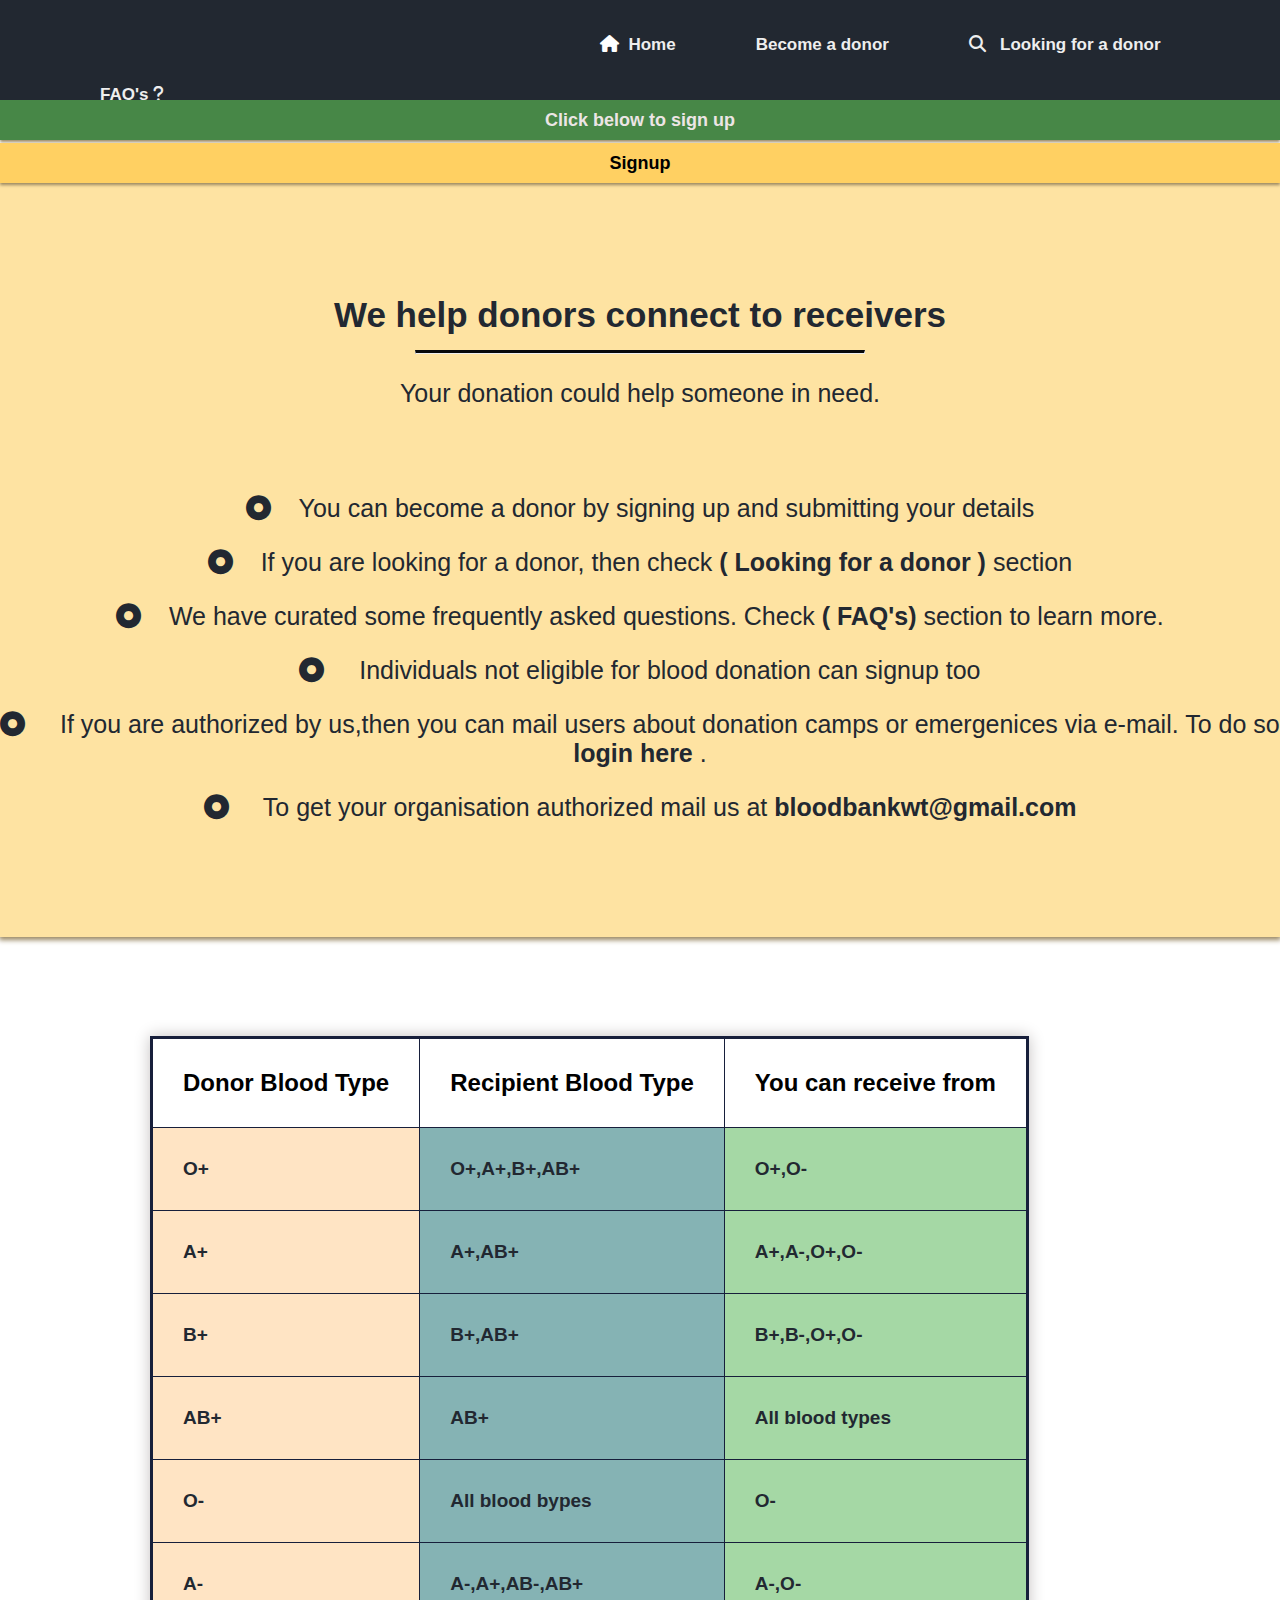
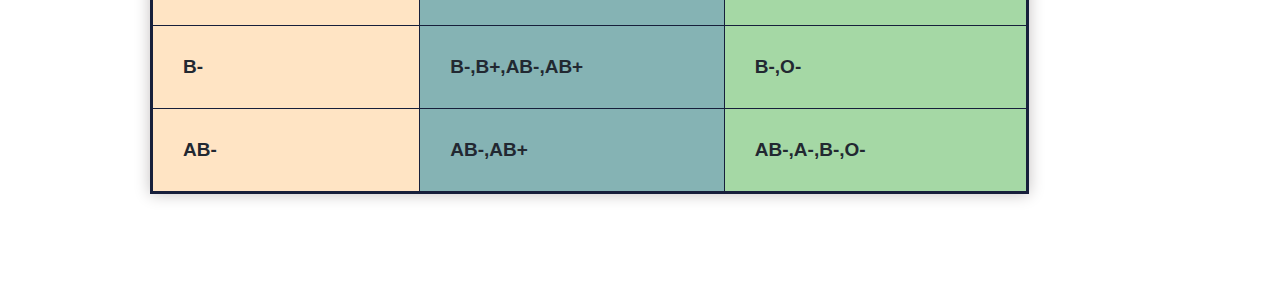
<file: bloodbank management system/index.html>
<!DOCTYPE html>
<html lang="en">

    <head>
        <title>Blood Donation</title>
        <link rel="stylesheet" href="css/main.css">
        
        <link href="https://cdnjs.cloudflare.com/ajax/libs/font-awesome/6.1.1/css/all.min.css" rel="stylesheet">

    </head>


    <body>
        <div class="navbar">
            <div id="navpart">
                <div id="part1">
                    <a href="index.html"><i class="fa fa-house"></i> &nbsp;Home</a>
                </div>
                <div id="part2">

                    <a href="becomedonor.html">Become a donor</a>
                    <a href="login.php"><i class=" fa  fa-magnifying-glass fa-flip"></i> &nbsp; Looking
                        for a donor</a>
                    <a href="faq.html"> FAQ's <i class=" fa  fa-question "></i></a>
                </div>
            </div>

        </div>
        <div class="log-sign">
        
            <a><input type="button" value="Click below to sign up" id="login"> </a>


        </div>
        <a href="emailverification.php"><input type="button" value="Signup" id="signup"></a>

        <section id="sec1">
            <center>
                <h1>We help donors connect to receivers </h1>
                <hr>
                <p>Your donation could help someone in need.</p>
            </center>


            <center>
                <br><br>
                <p><i class="fa-solid fa-circle-dot"></i> &nbsp; &nbsp;You can become a donor by signing up and
                    submitting your
                    details</p>
                <p><i class="fa-solid fa-circle-dot"></i> &nbsp; &nbsp;If you are looking for a donor, then check
                    <a href="login.php"><b> ( Looking for a donor ) </b></a> section
                </p>
                <p><i class="fa-solid fa-circle-dot"></i> &nbsp; &nbsp;We have curated some frequently asked questions. Check
                    <a href="faq.html"><b> ( FAQ's) </b></a> section to learn more.
                </p>
                <p><i class="fa-solid fa-circle-dot"></i> &nbsp; &nbsp; Individuals not eligible for blood donation can signup too
                </p>
                <p><i class="fa-solid fa-circle-dot"></i> &nbsp; &nbsp; If you are  authorized by us,then you can mail users about donation camps or emergenices via e-mail. To do so 
                    <a href="login.php"><b> login here</b></a> .
                </p>
                <p><i class="fa-solid fa-circle-dot"></i> &nbsp; &nbsp; To get your organisation authorized mail us at <b>bloodbankwt@gmail.com </b>
                   </a> 
                </p>
            </center>

        </section>
        <div class="bloodtable" border="4px">
            <table cellpadding="15px" cellspacing="10px" border="2px">
                <tr>
                    <th> Donor Blood Type</th>
                    <th>Recipient Blood Type</th>
                    <th>You can receive from</th>
                </tr>
                <tr>
                    <td>O+</td>
                    <td>O+,A+,B+,AB+</td>
                    <td>O+,O-</td>
                </tr>
                <tr>
                    <td>A+</td>
                    <td>A+,AB+</td>
                    <td>A+,A-,O+,O-</td>
                </tr>
                <tr>
                    <td>B+</td>
                    <td>B+,AB+</td>
                    <td>B+,B-,O+,O-</td>
                </tr>
                <tr>
                    <td>AB+</td>
                    <td>AB+</td>
                    <td>All blood types</td>
                </tr>
                <tr>
                    <td>O-</td>
                    <td>All blood bypes</td>
                    <td>O-</td>
                </tr>
                <tr>
                    <td>A-</td>
                    <td>A-,A+,AB-,AB+</td>
                    <td>A-,O-</td>
                </tr>
                <tr>
                    <td>B-</td>
                    <td>B-,B+,AB-,AB+</td>
                    <td>B-,O-</td>
                </tr>
                <tr>
                    <td>AB-</td>
                    <td>AB-,AB+</td>
                    <td>AB-,A-,B-,O-</td>
                </tr>
            </table>



        </div>


    </body>

</html>
</file>
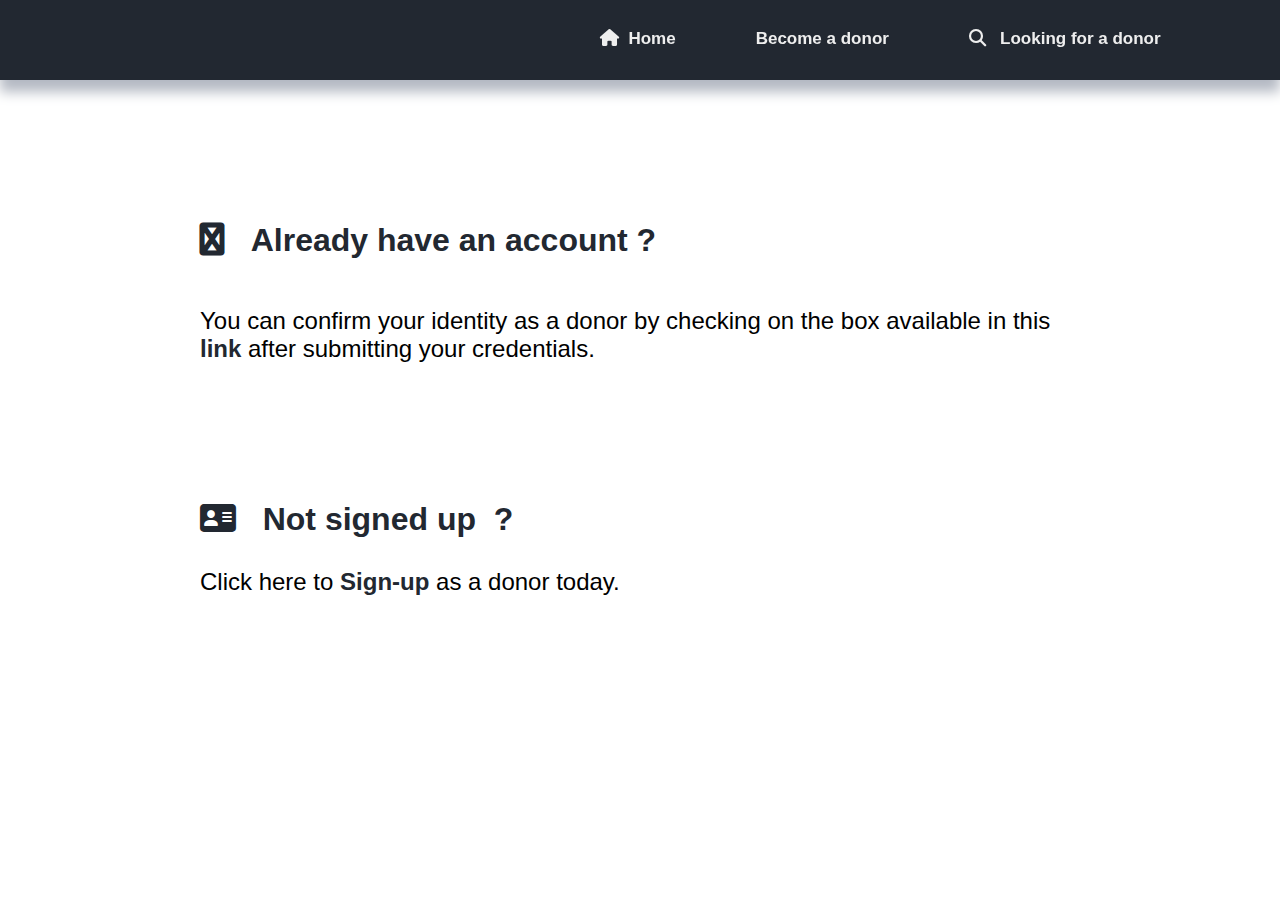
<file: bloodbank management system/becomedonor.html>
<!DOCTYPE html>
<html lang="en">

    <head>
        <link href="https://cdnjs.cloudflare.com/ajax/libs/font-awesome/6.1.1/css/all.min.css" rel="stylesheet">
        <link rel="stylesheet" href="css/common.css">
        <title>Become a Donor</title>
        <style>
            h1,
            p {
                margin: 0px 200px;
            }

            h1 {
                color: rgb(34, 40, 49);

            }

            p {
                padding: 30px 0px;
                font-size: 24px;
            }
        </style>
    </head>

    <body>
        <div class="navbar">
            <div id="navpart">
                <div id="part1">
                    <a href="index.html"><i class="fa fa-solid fa-house"></i> &nbsp;Home</a>
                </div>
                <div id="part2">

                    <a href="becomedonor.html">Become a donor</a>
                    <a href="login.php"><i class="fa fa-solid fa-magnifying-glass fa-flip"></i> &nbsp; Looking
                        for a donor</a>
                    <a href="faq.html"> FAQ's <i class="fa fa-solid fa-question "></i>&nbsp; &nbsp;</a>
                </div>
            </div>
        </div><br><br><br><br>
        <h1 style="margin-top:150px;"><i class="fab fa-solid fa-user-check"></i> &nbsp;&nbsp;Already have an account ?
        </h1>
        <br>
        <p>
            You can confirm your identity as a donor by checking on the box available in this<b> <a
                    href="confirmdonor.php">link</a> </b>after submitting your credentials.
        </p>
        <br><br><br><br><br><br>
        <h1>
            <i class="fa-solid fa-address-card"></i> &nbsp;&nbsp;Not signed up &nbsp;?

        </h1>
        <p>Click here to <b><a href="emailverification.php">Sign-up </a></b> as a donor today.</p>
    </body>

</html>
</file>
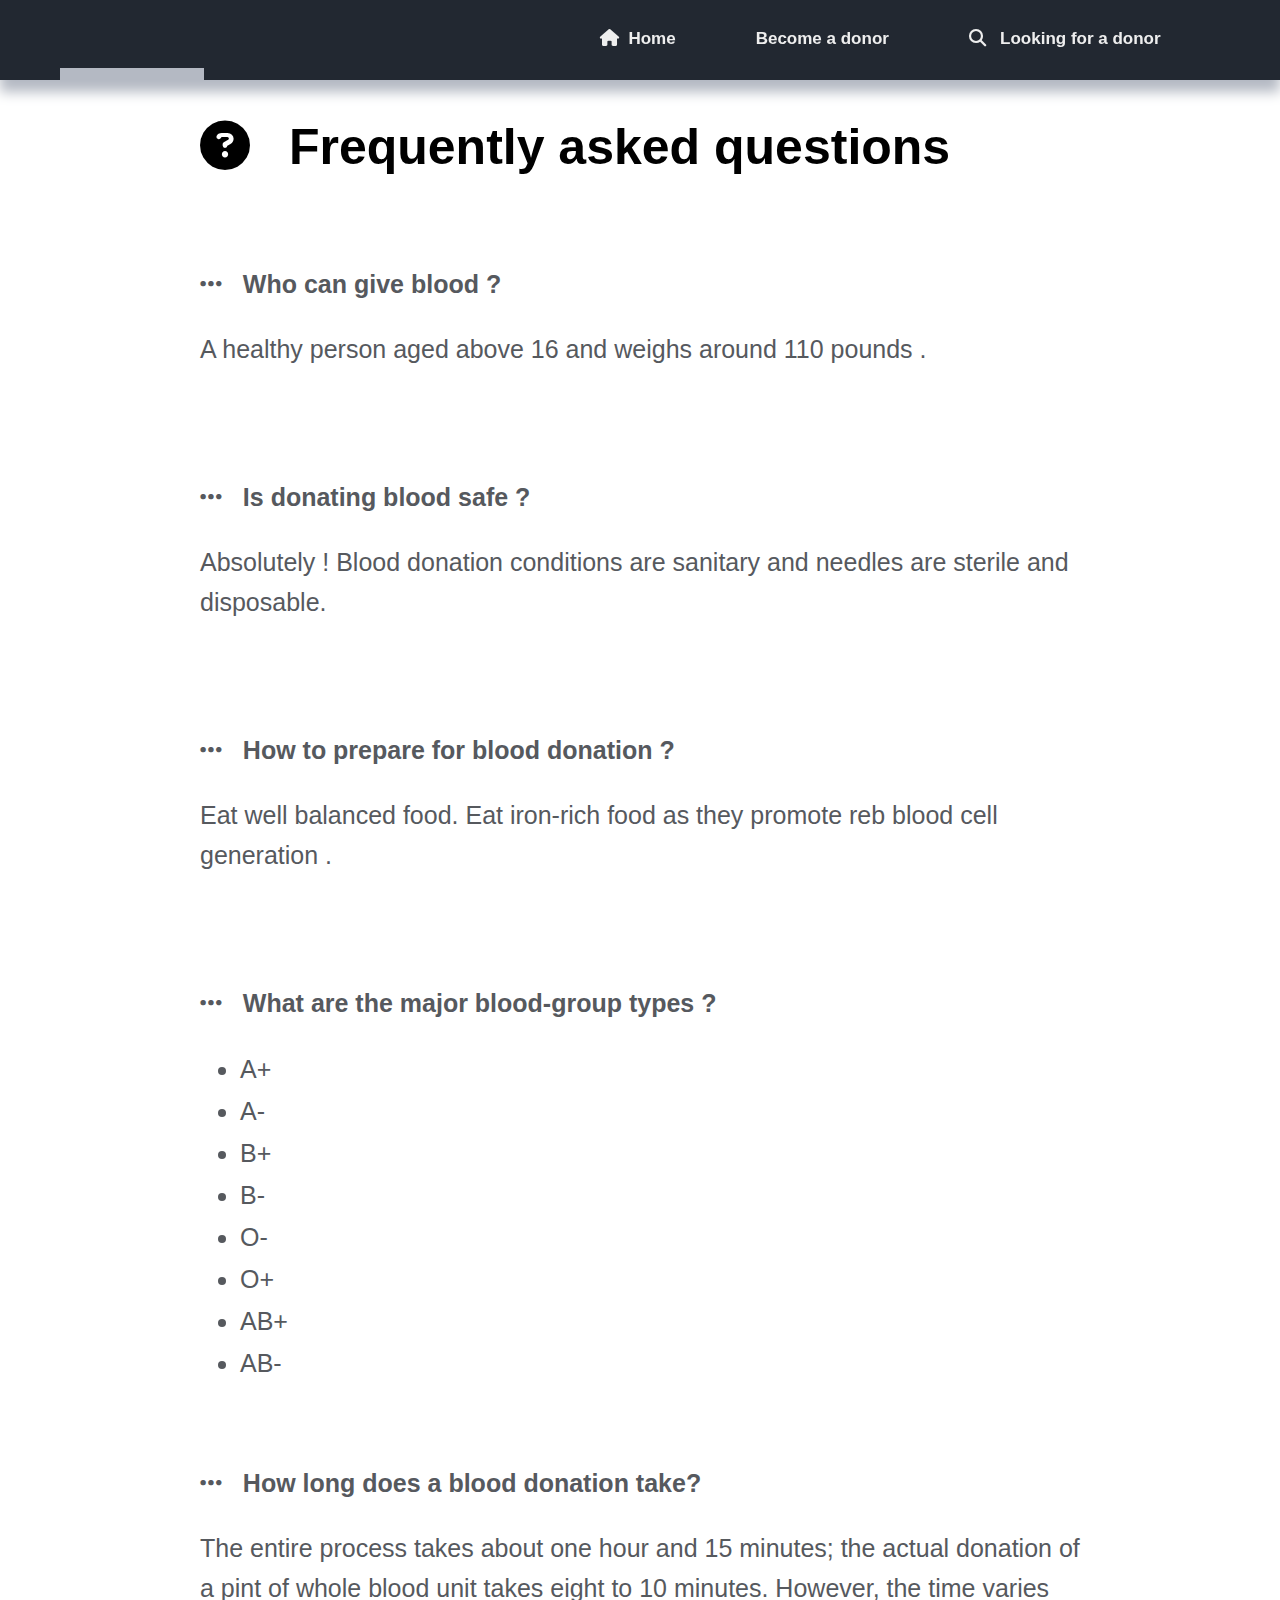
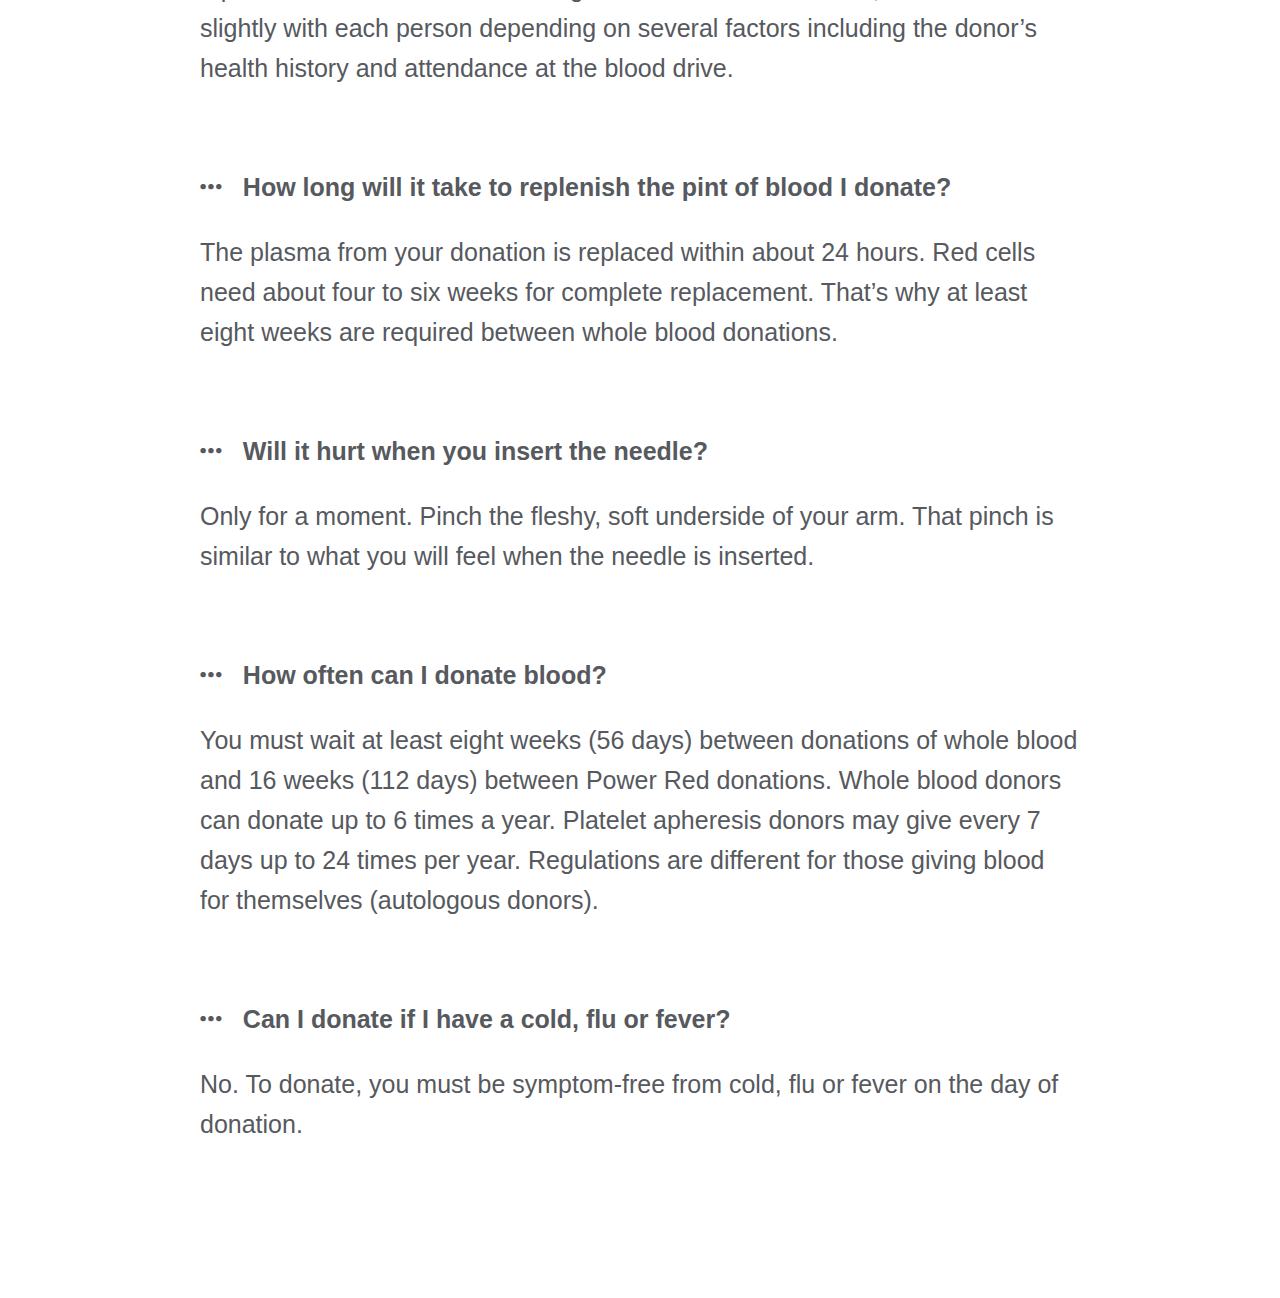
<file: bloodbank management system/faq.html>
<!DOCTYPE html>
<html lang="en">

    <head>
        <link rel="stylesheet" href="css/common.css">
        <link rel="stylesheet" href="
              https://cdnjs.cloudflare.com/ajax/libs/font-awesome/6.1.1/css/all.min.css">
        <title>FAQ </title>
        <style>
            .qans{
    margin:100px 200px;
    font-size:25px;
}
p,li{
    color:rgb(86, 89, 94);
    
    line-height:160%;
 
}
li{
    padding:1px 0px;
}
        </style>
    </head>

    <body>
        <div class="navbar">
            <div id="navpart">
                <div id="part1">
                    <a href="index.html"><i class="fa  fa-solid fa-house"></i> &nbsp;Home</a>
                </div>
                <div id="part2">

                    <a href="becomedonor.html">Become a donor</a>
                    <a href="login.php"><i class="fa fa-solid fa-magnifying-glass fa-flip"></i> &nbsp; Looking
                        for a donor</a>
                    <a href="faq.html" style="background-color:rgb(180, 185, 195);color:rgb(34, 40, 49);"> FAQ's <i
                            class="fa fa-solid fa-question "></i></a>
                </div>
            </div>
        </div>
        ="Login /Signup "></a>
        </div>

        <section class="qans">
            <h1><i class="fa-solid fa-circle-question fa-flip"> &nbsp;</i> Frequently asked questions</h1><br>


            <p>
                <b> <i class="fa-solid fa-ellipsis"></i> &nbsp; Who can give blood ?</b>
            <p>A healthy person aged above 16 and weighs around 110 pounds .</p>
            </p><br><br>

            <p>
                <b> <i class="fa-solid fa-ellipsis"></i> &nbsp; Is donating blood safe ?</b>
            <p>Absolutely ! Blood donation conditions are sanitary and needles are sterile and disposable.</p>
            </p><br><br>

            <p>
                <b> <i class="fa-solid fa-ellipsis"></i> &nbsp; How to prepare for blood donation ?</b>
            <p>Eat well balanced food. Eat iron-rich food as they promote reb blood cell generation .</p>
            </p><br><br>

            <p>
                <b> <i class="fa-solid fa-ellipsis"></i> &nbsp; What are the major blood-group types ?</b>
            <p>
            <ul>
                <li>A+</li>
                <li>A- </li>
                <li> B+</li>
                <li> B-</li>
                <li>O- </li>
                <li> O+</li>
                <li>AB+ </li>
                <li> AB-</li>

            </ul>
            </p><br>
            <p>
                <b><i class="fa-solid fa-ellipsis"></i> &nbsp; How long does a blood donation take?</b>
                <p>The entire process takes about one hour and 15 minutes; the actual donation of a pint of whole blood unit takes eight to
                10 minutes. However, the time varies slightly with each person depending on several factors including the donor’s health
                history and attendance at the blood drive.</p>
            </p><br>

            <p>
                <b><i class="fa-solid fa-ellipsis"></i> &nbsp; How long will it take to replenish the pint of blood I donate?</b>
            <p>The plasma from your donation is replaced within about 24 hours. Red cells need about four to six weeks for complete
            replacement. That’s why at least eight weeks are required between whole blood donations.</p>
            </p><br>

            <p>
                <b><i class="fa-solid fa-ellipsis"></i> &nbsp; Will it hurt when you insert the needle?</b>
            <p>Only for a moment. Pinch the fleshy, soft underside of your arm. That pinch is similar to what you will feel when the
            needle is inserted.</p>
            </p><br>

            <p>
                <b><i class="fa-solid fa-ellipsis"></i> &nbsp; How often can I donate blood?</b>
            <p>You must wait at least eight weeks (56 days) between donations of whole blood and 16 weeks (112 days) between Power Red
            donations. Whole blood donors can donate up to 6 times a year. Platelet apheresis donors may give every 7 days up to 24
            times per year. Regulations are different for those giving blood for themselves (autologous donors).</p>
            </p><br>

            <p>
                <b><i class="fa-solid fa-ellipsis"></i> &nbsp; Can I donate if I have a cold, flu or fever?</b>
            <p>No. To donate, you must be symptom-free from cold, flu or fever on the day of donation.</p>
            </p><br>
        </section>
    </body>

</html>
</file>
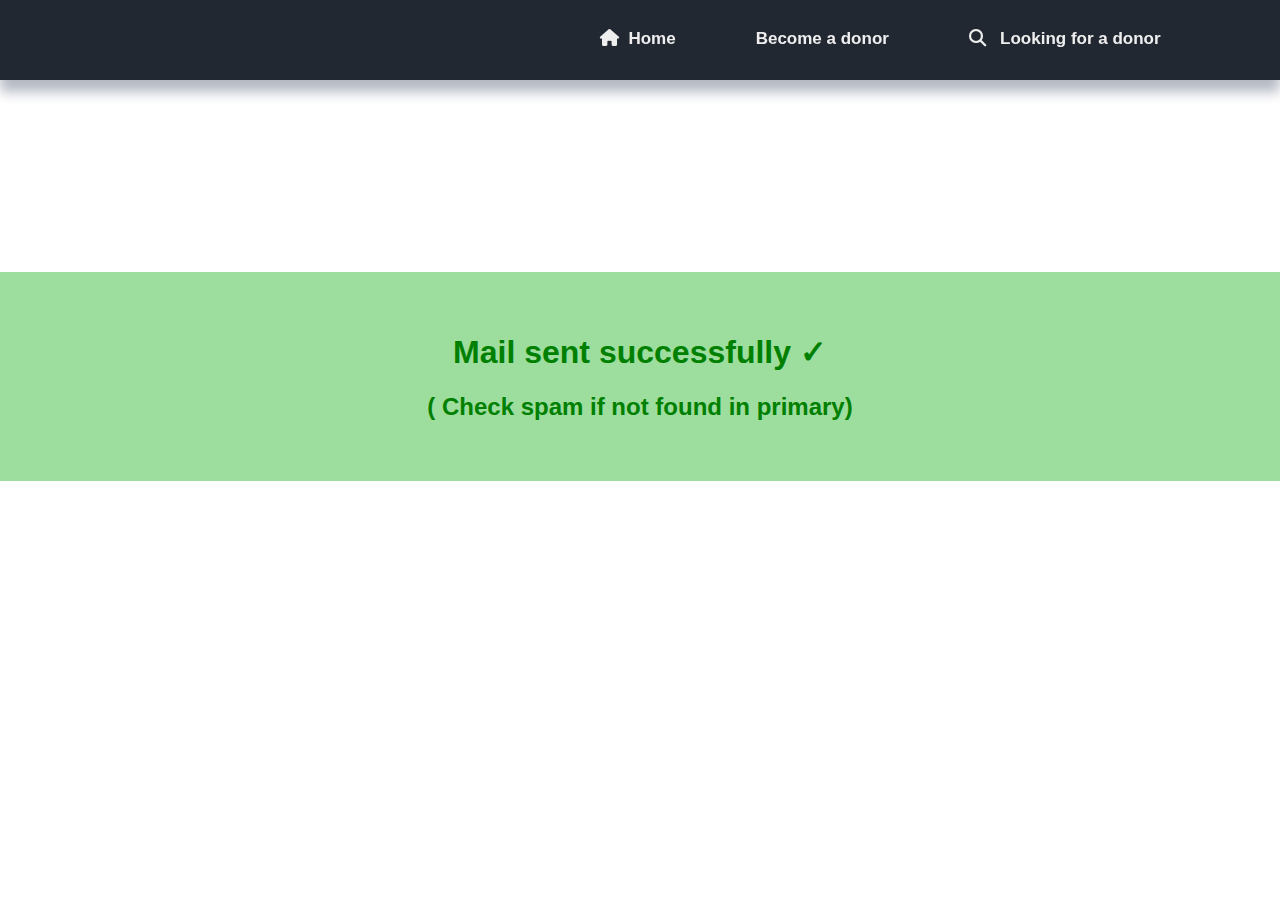
<file: bloodbank management system/mailsent.html>
<!DOCTYPE html>
<html lang="en">

    <head>
        <link rel="stylesheet" href="
                   https://cdnjs.cloudflare.com/ajax/libs/font-awesome/6.1.1/css/all.min.css">
        <link rel="stylesheet" href="css/common.css">
        <title>Become a Donor</title>
        <style>
            .msent{
                padding:40px;
                color:green;
                margin-top:200px;
                background-color:rgb(157, 221, 157);
            }
        </style>
    </head>

    <body>
        <div class="navbar">
            <div id="navpart">
                <div id="part1">
                    <a href="index.html"><i class="fa fa-solid fa-house"></i> &nbsp;Home</a>
                </div>
                <div id="part2">

                    <a href="becomedonor.html">Become a donor</a>
                    <a href="login.php"><i class="fa fa-solid fa-magnifying-glass fa-flip"></i> &nbsp; Looking
                        for a donor</a>
                    <a href="faq.html"> FAQ's <i class="fa fa-solid fa-question "></i>&nbsp; &nbsp;</a>
                </div>
            </div>
        </div><br><br><br><br>
        <center>
            <div class="msent">
      <h1>Mail sent successfully &#x2713;</h1>
      <h2>( Check spam if not found in primary)</h2>
    </div>
    </center>
    </body>

</html>
</file>
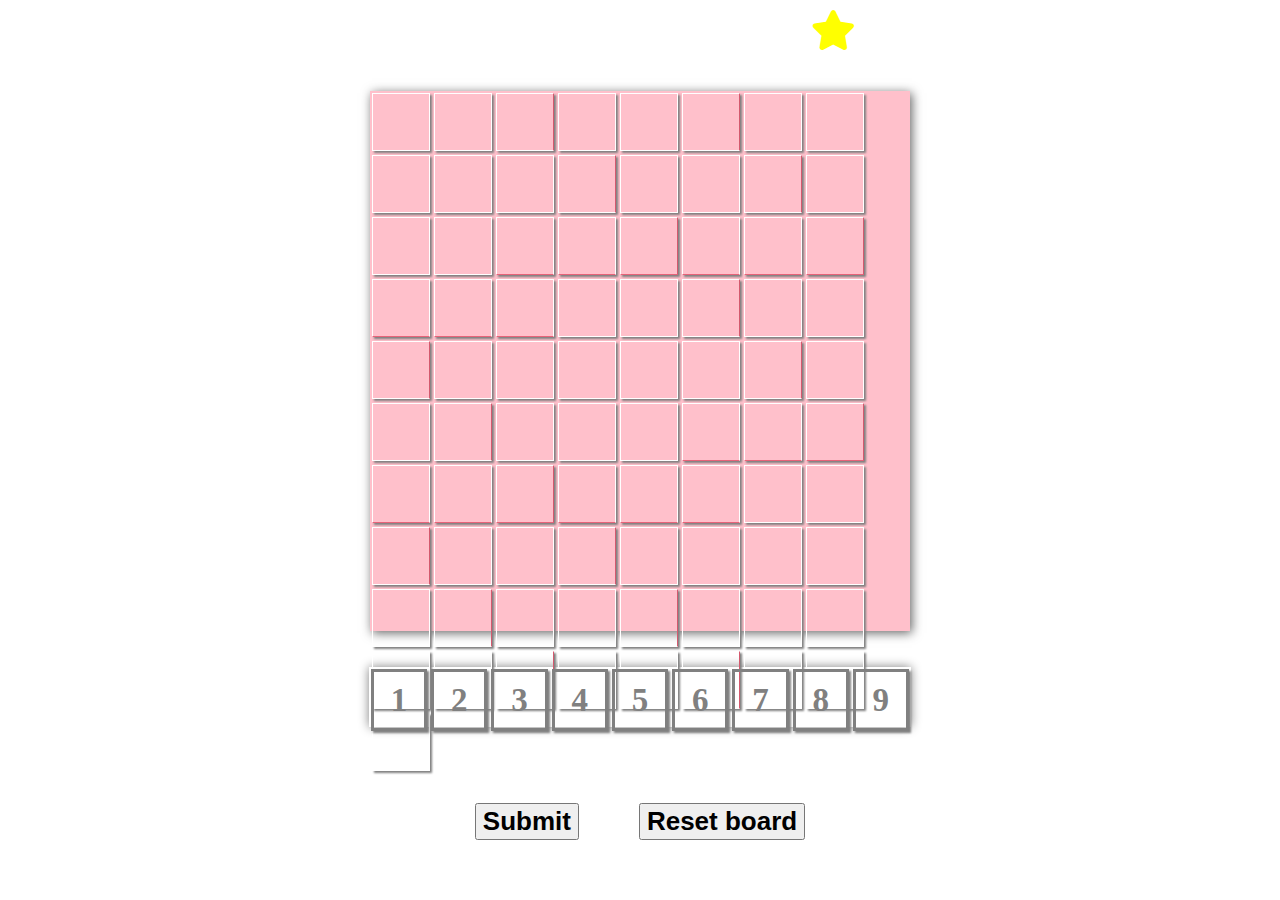
<file: sudoku solver/sudoku.html>
<!doctype html>
<html lang="en">

    <head>
            <meta charset="utf-8">

        <!-- Bootstrap CSS -->
        <link rel="stylesheet" href="https://cdn.jsdelivr.net/npm/bootstrap@4.5.3/dist/css/bootstrap.min.css"
            integrity="sha384-TX8t27EcRE3e/ihU7zmQxVncDAy5uIKz4rEkgIXeMed4M0jlfIDPvg6uqKI2xXr2" crossorigin="anonymous">
        <title>SUDOKU SOLVER</title>
        <link rel="stylesheet" href="https://cdnjs.cloudflare.com/ajax/libs/font-awesome/6.1.1/css/all.min.css">
        <link rel="stylesheet" href="sudoku.css">
    </head>

    <body>
        <nav class="navbar bg-dark navbar-center">
            <div class="container-fluid justify-content-center">
                <span class="navbar-brand mb-3 h1 "
                    style="color:white;font-size:40px;font-weight:850;letter-spacing: 0.5em;"><i class="fa-solid fa-hashtag"></i> SUDOKU <i
                        class="fa-solid fa-star" style="color:yellow;"></i></span>
            </div>
        </nav>
        <br><br>
        <div id="board"></div>
        <br><br>
        <div id="digits"></div>
        <script src="sudoku.js"></script>
        <br>
        <p id="right"></p>
        <p id="wrong"></p>
   <br><br>
    <button type="button"  style="font-size:26px;font-weight:600;" class="btn btn-outline-secondary" onclick="getList()"> Submit </button>&nbsp;&nbsp;&nbsp;&nbsp;&nbsp;&nbsp;&nbsp;&nbsp;&nbsp;&nbsp;&nbsp;&nbsp;&nbsp;&nbsp;
    <button type="button" style="font-size:26px;font-weight:600;" class="btn btn-outline-danger"
        onclick="reset()">Reset board</button>
    </body>

</html>
</file>
<file: bloodbank management system/css/main.css>
body{
    
    margin:0;
    font-family:Arial, Helvetica, sans-serif;
}
.navbar{
    background-color:rgb(34, 40, 49);
    width:100%;
    height:100px;
    overflow:hidden;
       position:fixed;
      overflow:hide;
}
#navpart{
    padding:20px 60px;
}
#part1{
    margin-left:500px;
}
a{
      text-decoration:none;
      color:rgb(34, 40, 49);
}
.navbar a{
    font-size:17px;
    display:block;
    text-align:center;
    float:left;
    padding:15px 40px;
    text-decoration:none;
    color: rgb(238, 238, 238);
    font-weight:550;
}
input[type="button"]{
   
    width:100%;
    height:40px;
    font-size:18px;
   
    border:0px;
    font-weight:550;
    
    box-shadow:0px 2px 3px rgb(152, 134, 96);
    cursor:pointer;

}
.fa-house{
    color:white;
  
}
h1{
 font-weight:650px;
 font-size:35px;
}
#sec1 {
    padding:90px 0px;
    color:rgb(34, 40, 49);
  box-shadow:0px 3px 5px rgb(152, 134, 96);
   background-color:rgb(254, 227, 162);
   margin:-1px;
}
 p{
    font-size:25px;
    font-weight:650px;
   
}
#login{
     background-color:rgb(71, 135, 71);
    color:rgb(236, 229, 229);
     
     margin-top:100px;
}

#signup{
    margin-top:3px;
   background-color:rgb(255, 208, 98);
}

hr{
    border-top:3px solid rgb(8, 9, 11);
    margin-top:-9px;
    width:35%;
}
/* #login:hover{
background-color:rgb(24, 75, 24);
} */
#signup:hover{
    background-color:rgb(233, 167, 14);
    color:white;
      transform:scale(1.1);
}
.navbar a:hover{
    background-color:rgb(186, 164, 117);
    color:rgb(34, 40, 49);
}
.bloodtable th{
    font-weight:750;
    font-size:24px;
}
.bloodtable td{
    font-weight:550;
    font-size:19px;
    color:rgb(34, 40, 49);
    width:"100%";
}
table{
    border-collapse:collapse;
    border:3px solid rgb(23, 31, 59);
    margin:100px;
    margin-left:150px;
box-shadow:0px 0px 15px rgb(196, 193, 193);
}
.bloodtable th,td{
    padding:30px;
}

.bloodtable td:nth-child(1){
background-color: bisque;
}
.bloodtable td:nth-child(2){
background-color:rgb(133, 179, 180);
}
.bloodtable td:nth-child(3){
    background-color: rgb(165, 216, 165);
}
.bloodtable {
    display:flex;
}
</file>
<file: bloodbank management system/css/common.css>
body{
    margin:0;
    font-family:Arial, Helvetica, sans-serif;
}
.navbar{
    background-color:rgb(34, 40, 49);
    width:100%;
    height:80px;
    top:0;
    left:0;
    overflow:hidden;
       position:fixed;
      box-shadow:0px 12px 12px rgb(180, 185, 195);
}
#navpart{
    padding:10px 60px;
}
#part1{
    margin-left:500px;
}
a{
      text-decoration:none;
      color:rgb(34, 40, 49);
}
.navbar a{
    font-size:17px;
   display:block;
    text-align:center;
    float:left;
    padding:19px 40px;
    text-decoration:none;
    color: rgb(238, 238, 238);
    font-weight:550;
}
</file>
<file: sudoku solver/sudoku.css>
body{
    text-align:center;
}
#board{
    width:540px;
    height:540px;
    background-color:pink;
    margin:0 auto;
    display:flex;
    flex-wrap:wrap;
    box-shadow:2px 2px 10px rgb(100, 100, 100);
}
#digits{
    width:542px;
    height:60px;
 background-color:white;
 box-shadow:0px 0px 10px gray;

margin: 0 auto;

display:flex;

}
.tiles{
    /* mana soln */
    width:56px;
    height:56px;
    font-size:25px;
    color:green;
    border:1px solid rgb(177, 177, 177);
    margin:2px;
    display:flex;
    justify-content:center;
    align-items:center;
    font-weight:900px;
}
.usertile{

    width:56px;
    height:56px;
    font-size:33px;
    color:gray;
    border:3px solid gray;
    margin:2px;
    display:flex;
    justify-content:center;
    align-items:center;
font-weight:650;

    box-shadow:2px 2px 2px gray;
}
.usertileb{
 
    width:56px;
    height:56px;
    font-size:33px;
    color:white;
border:1px solid white;
    margin:2px;
    display:flex;
    justify-content:center;
    align-items:center;
 font-weight:900;
    box-shadow:2px 2px 2px gray;
}
.selected{
    background-color:gray;
    width:56px;
    height:56px;
    color:white;
    
}
.boardSelected{
    color:rgb(230, 129, 146);
  
    background-color:white;
}

.hor-line{
    border-bottom:1px solid rgb(231, 99, 121);
}
.ver-line{
    border-right:1px solid rgb(212, 89, 110);
}
#wrong{
    color:red;
    font-weight:600;
    font-size:22px;
}
#right{
    color:green;
    font-weight:650;
    font-size:22px;
}
.ruleandboard{
    display:flex;
}
</file>
